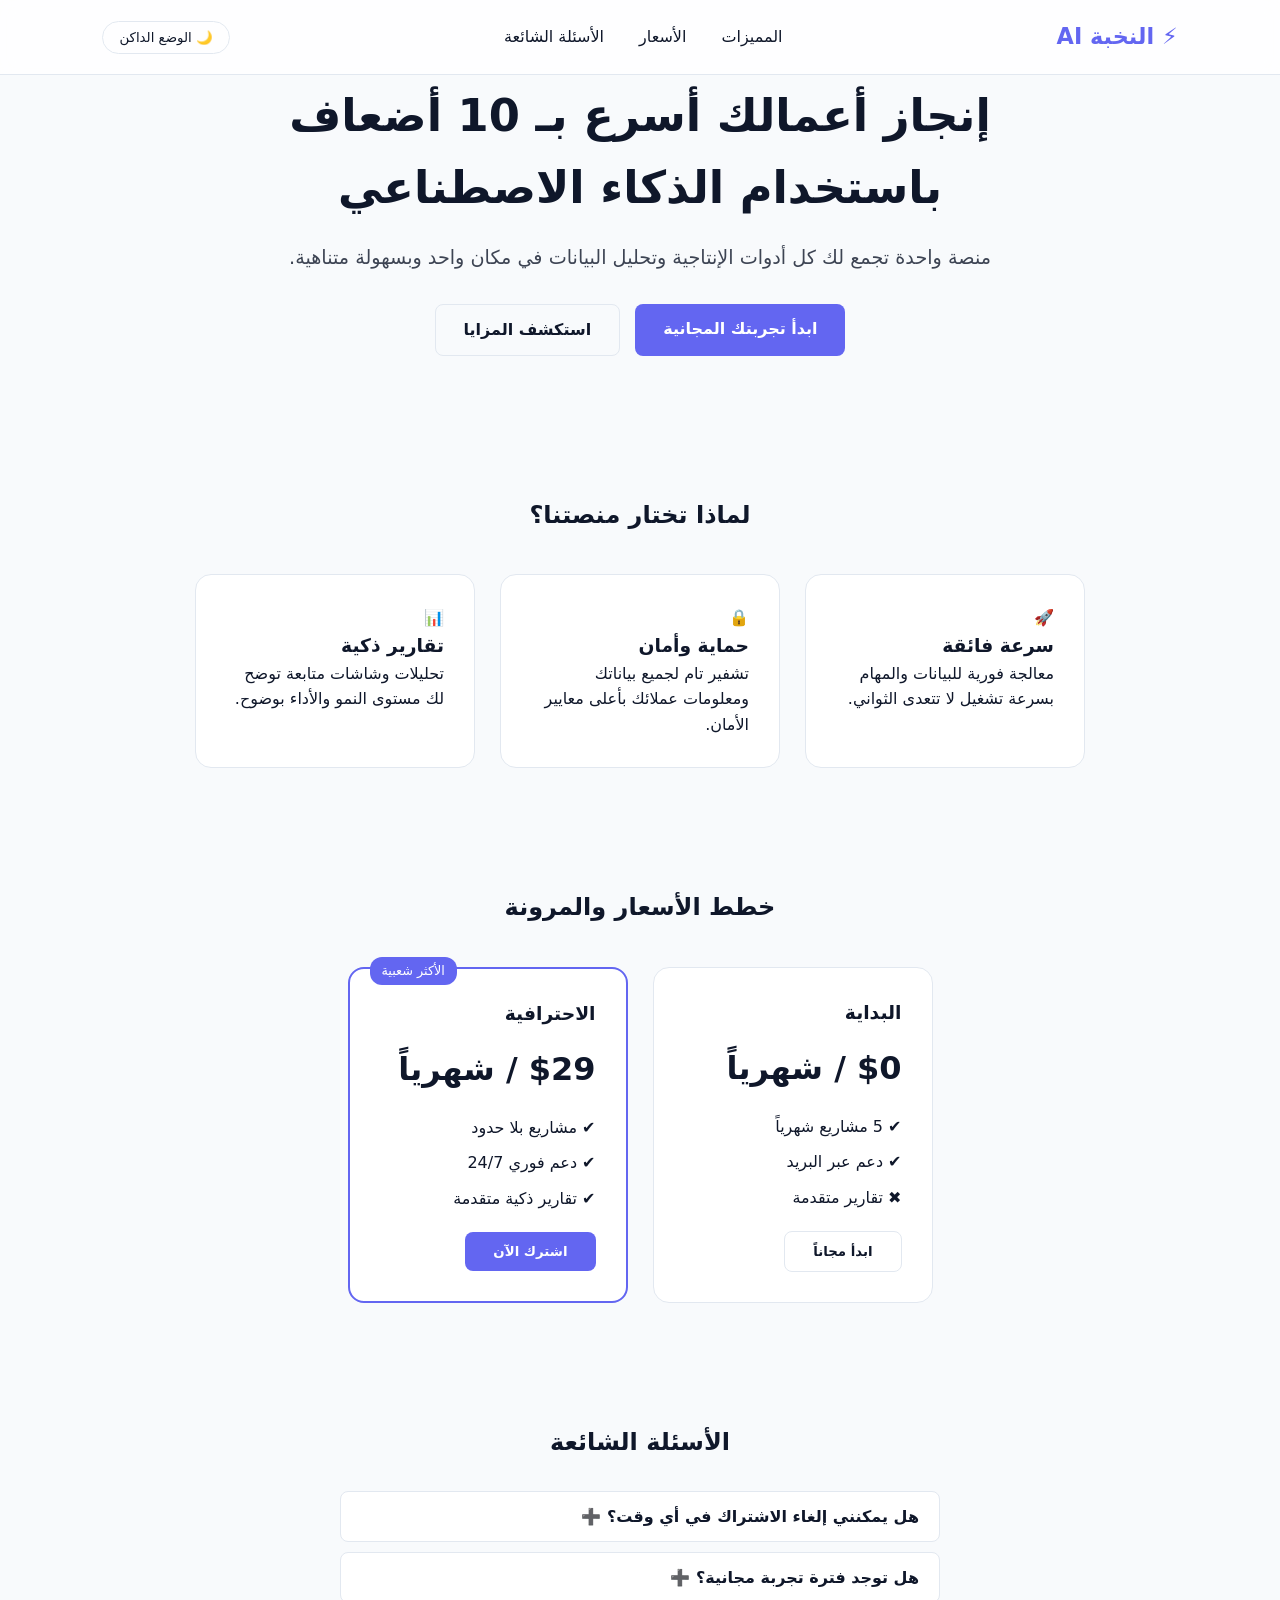
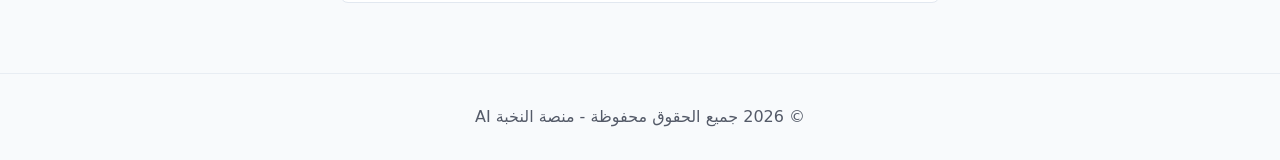
<file: PROJECT2/index.html>
<!DOCTYPE html>
<html lang="ar" dir="rtl">
<head>
    <meta charset="UTF-8">
    <meta name="viewport" content="width=device-width, initial-scale=1.0">
    <title>منصة النخبة - للذكاء الاصطناعي</title>
    <link rel="stylesheet" href="style.css">
</head>
<body>

    <!-- 1️⃣ الهيدر وقائمة التنقل -->
    <header class="navbar">
        <div class="logo">⚡ النخبة AI</div>
        <nav>
            <a href="#features">المميزات</a>
            <a href="#pricing">الأسعار</a>
            <a href="#faq">الأسئلة الشائعة</a>
        </nav>
        <!-- زر تحويل الوضع المظلم/الفاتح -->
        <button id="themeToggle" class="theme-btn">🌙 الوضع الداكن</button>
    </header>

    <!-- 2️⃣ قسم الهيرو (Hero Section) -->
    <section class="hero">
        <div class="hero-content">
            <h1>إنجاز أعمالك أسرع بـ 10 أضعاف باستخدام الذكاء الاصطناعي</h1>
            <p>منصة واحدة تجمع لك كل أدوات الإنتاجية وتحليل البيانات في مكان واحد وبسهولة متناهية.</p>
            <div class="hero-btns">
                <a href="#pricing" class="btn btn-primary">ابدأ تجربتك المجانية</a>
                <a href="#features" class="btn btn-secondary">استكشف المزايا</a>
            </div>
        </div>
    </section>

    <!-- 3️⃣ قسم المميزات (Features) -->
    <section id="features" class="features">
        <h2>لماذا تختار منصتنا؟</h2>
        <div class="features-grid">
            <div class="feature-card">
                <div class="icon">🚀</div>
                <h3>سرعة فائقة</h3>
                <p>معالجة فورية للبيانات والمهام بسرعة تشغيل لا تتعدى الثواني.</p>
            </div>
            <div class="feature-card">
                <div class="icon">🔒</div>
                <h3>حماية وأمان</h3>
                <p>تشفير تام لجميع بياناتك ومعلومات عملائك بأعلى معايير الأمان.</p>
            </div>
            <div class="feature-card">
                <div class="icon">📊</div>
                <h3>تقارير ذكية</h3>
                <p>تحليلات وشاشات متابعة توضح لك مستوى النمو والأداء بوضوح.</p>
            </div>
        </div>
    </section>

    <!-- 4️⃣ قسم الأسعار (Pricing Cards) -->
    <section id="pricing" class="pricing">
        <h2>خطط الأسعار والمرونة</h2>
        <div class="pricing-grid">
            
            <!-- الخطة المجانية -->
            <div class="price-card">
                <h3>البداية</h3>
                <div class="price">$0 <span>/ شهرياً</span></div>
                <ul>
                    <li>✔ 5 مشاريع شهرياً</li>
                    <li>✔ دعم عبر البريد</li>
                    <li>✖ تقارير متقدمة</li>
                </ul>
                <button class="btn btn-outline">ابدأ مجاناً</button>
            </div>

            <!-- الخطة الاحترافية (مميزة) -->
            <div class="price-card popular">
                <div class="badge">الأكثر شعبية</div>
                <h3>الاحترافية</h3>
                <div class="price">$29 <span>/ شهرياً</span></div>
                <ul>
                    <li>✔ مشاريع بلا حدود</li>
                    <li>✔ دعم فوري 24/7</li>
                    <li>✔ تقارير ذكية متقدمة</li>
                </ul>
                <button class="btn btn-primary">اشترك الآن</button>
            </div>

        </div>
    </section>

    <!-- 5️⃣ قسم الأسئلة الشائعة (FAQ Accordion) -->
    <section id="faq" class="faq">
        <h2>الأسئلة الشائعة</h2>
        <div class="faq-container">
            <div class="faq-item">
                <button class="faq-question">هل يمكنني إلغاء الاشتراك في أي وقت؟ ➕</button>
                <div class="faq-answer">
                    <p>نعم، يمكنك إلغاء اشتراكك بسهولة من إعدادات حسابك دون أي رسوم إضافية.</p>
                </div>
            </div>
            <div class="faq-item">
                <button class="faq-question">هل توجد فترة تجربة مجانية؟ ➕</button>
                <div class="faq-answer">
                    <p>بالتأكيد! نوفر خطة مجانية بالكامل لتجربة الأدوات المتاحة قبل الترقية.</p>
                </div>
            </div>
        </div>
    </section>

    <!-- 6️⃣ الفوتر -->
    <footer>
        <p>© 2026 جميع الحقوق محفوظة - منصة النخبة AI</p>
    </footer>

    <!-- ربط ملف الـ JavaScript -->
    <script src="script.js"></script>
</body>
</html>
</file>
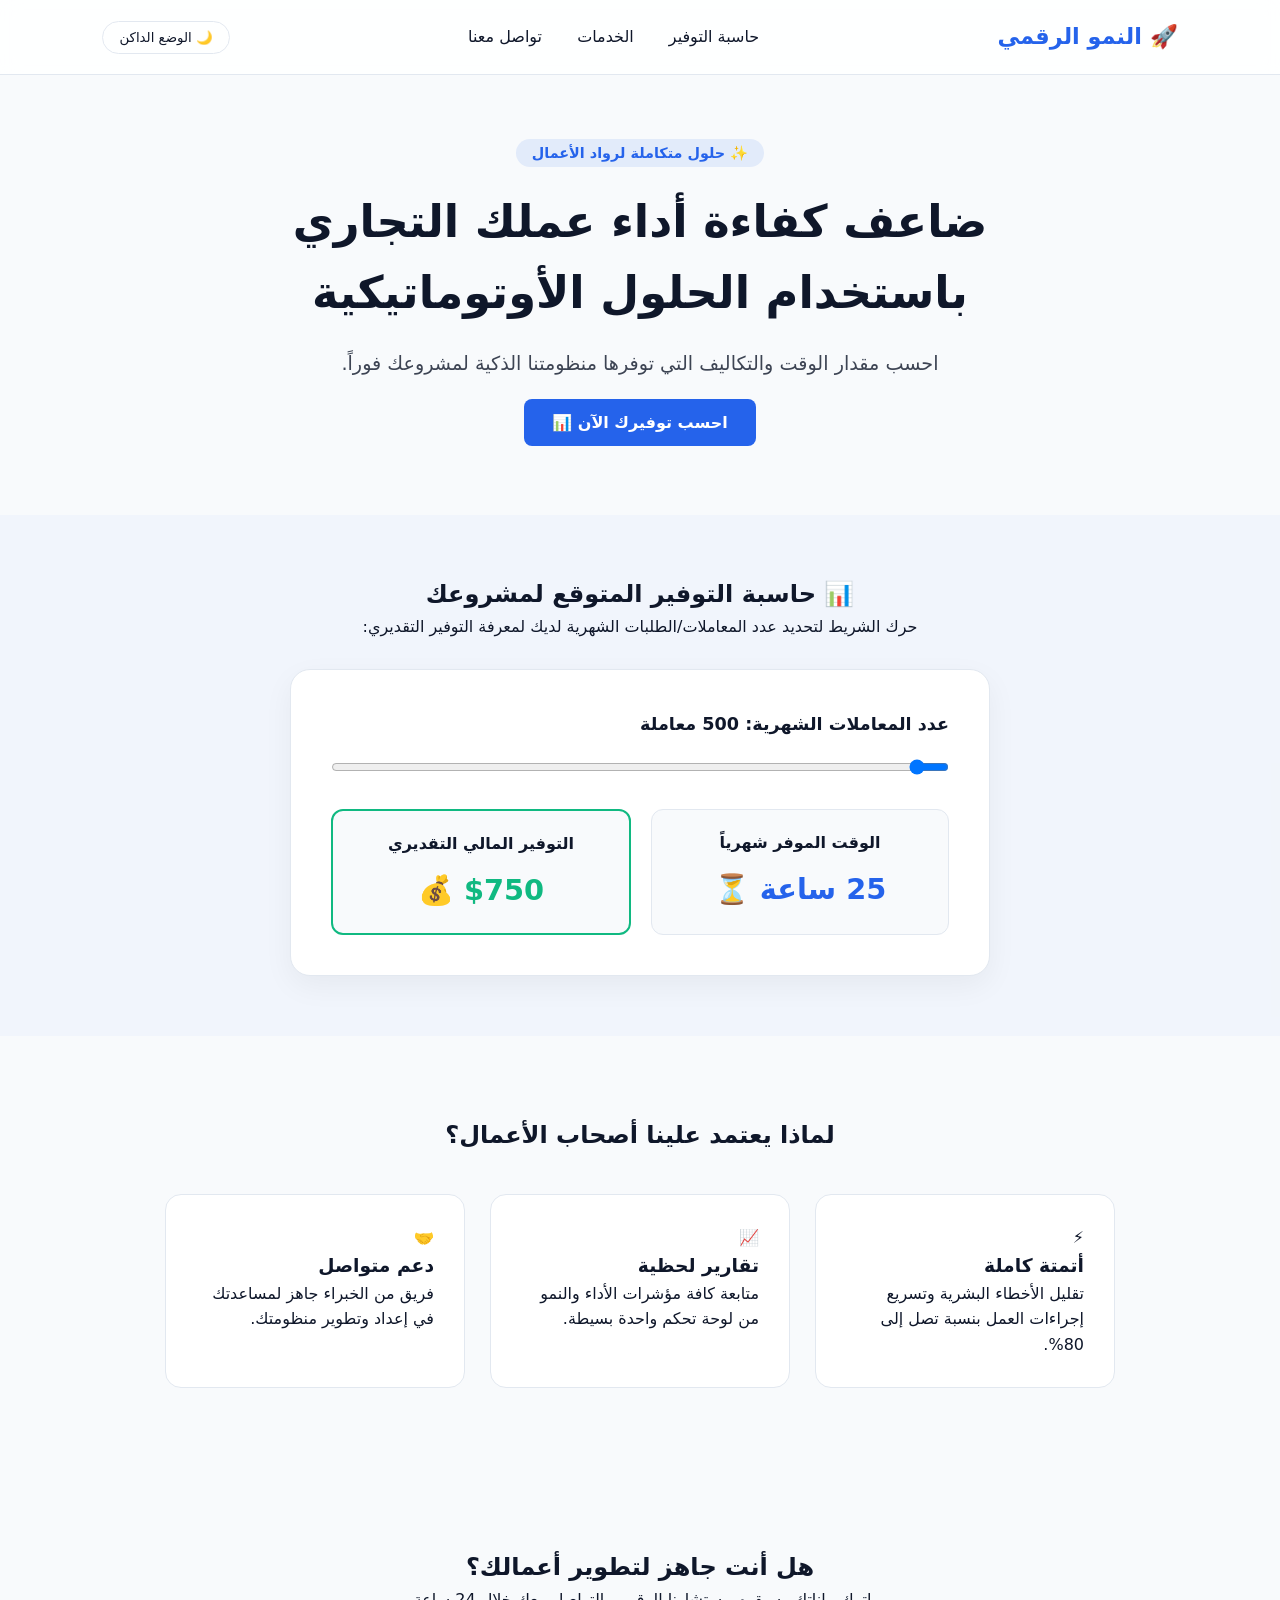
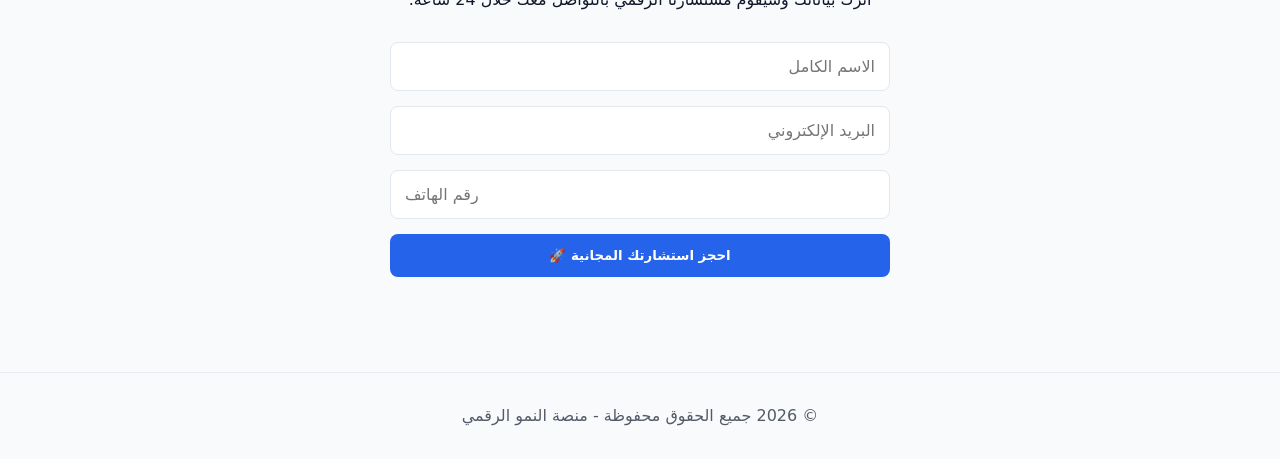
<file: PROJECT3/index.html>
<!DOCTYPE html>
<html lang="ar" dir="rtl">
<head>
    <meta charset="UTF-8">
    <meta name="viewport" content="width=device-width, initial-scale=1.0">
    <title>منصة النمو الرقمي - حاسبة الأرباح والحلول الذكية</title>
    <link rel="stylesheet" href="style.css">
</head>
<body>

    <!-- 1️⃣ شريط التنقل (Header) -->
    <header class="navbar">
        <div class="logo">🚀 النمو الرقمي</div>
        <nav>
            <a href="#calculator">حاسبة التوفير</a>
            <a href="#features">الخدمات</a>
            <a href="#contact">تواصل معنا</a>
        </nav>
        <button id="themeToggle" class="theme-btn">🌙 الوضع الداكن</button>
    </header>

    <!-- 2️⃣ قسم الهيرو (Hero Section) -->
    <section class="hero">
        <div class="hero-content">
            <span class="badge-hero">✨ حلول متكاملة لرواد الأعمال</span>
            <h1>ضاعف كفاءة أداء عملك التجاري باستخدام الحلول الأوتوماتيكية</h1>
            <p>احسب مقدار الوقت والتكاليف التي توفرها منظومتنا الذكية لمشروعك فوراً.</p>
            <a href="#calculator" class="btn btn-primary">احسب توفيرك الآن 📊</a>
        </div>
    </section>

    <!-- 3️⃣ قسم الحاسبة التفاعلية (Interactive Calculator) -->
    <section id="calculator" class="calculator-section">
        <h2>📊 حاسبة التوفير المتوقع لمشروعك</h2>
        <p class="section-desc">حرك الشريط لتحديد عدد المعاملات/الطلبات الشهرية لديك لمعرفة التوفير التقديري:</p>

        <div class="calculator-card">
            <div class="slider-group">
                <label for="ordersSlider">عدد المعاملات الشهرية: <span id="ordersValue">500</span> معاملة</label>
                <input type="range" id="ordersSlider" min="100" max="10000" step="100" value="500">
            </div>

            <div class="calc-results">
                <div class="result-box">
                    <h4>الوقت الموفر شهرياً</h4>
                    <p class="result-number"><span id="hoursSaved">25</span> ساعة ⏳</p>
                </div>
                <div class="result-box highlight">
                    <h4>التوفير المالي التقديري</h4>
                    <p class="result-number">$<span id="moneySaved">750</span> 💰</p>
                </div>
            </div>
        </div>
    </section>

    <!-- 4️⃣ قسم المميزات (Features) -->
    <section id="features" class="features">
        <h2>لماذا يعتمد علينا أصحاب الأعمال؟</h2>
        <div class="features-grid">
            <div class="feature-card">
                <div class="icon">⚡</div>
                <h3>أتمتة كاملة</h3>
                <p>تقليل الأخطاء البشرية وتسريع إجراءات العمل بنسبة تصل إلى 80%.</p>
            </div>
            <div class="feature-card">
                <div class="icon">📈</div>
                <h3>تقارير لحظية</h3>
                <p>متابعة كافة مؤشرات الأداء والنمو من لوحة تحكم واحدة بسيطة.</p>
            </div>
            <div class="feature-card">
                <div class="icon">🤝</div>
                <h3>دعم متواصل</h3>
                <p>فريق من الخبراء جاهز لمساعدتك في إعداد وتطوير منظومتك.</p>
            </div>
        </div>
    </section>

    <!-- 5️⃣ قسم التواصل والتسجيل (Contact Form) -->
    <section id="contact" class="contact-section">
        <h2>هل أنت جاهز لتطوير أعمالك؟</h2>
        <p>اترك بياناتك وسيقوم مستشارنا الرقمي بالتواصل معك خلال 24 ساعة.</p>
        
        <form id="leadForm" class="contact-form">
            <input type="text" id="userName" placeholder="الاسم الكامل" required>
            <input type="email" id="userEmail" placeholder="البريد الإلكتروني" required>
            <input type="tel" id="userPhone" placeholder="رقم الهاتف" required>
            <button type="submit" class="btn btn-primary btn-block">احجز استشارتك المجانية 🚀</button>
        </form>
        <p id="formStatus" class="form-status"></p>
    </section>

    <!-- 6️⃣ الفوتر -->
    <footer>
        <p>© 2026 جميع الحقوق محفوظة - منصة النمو الرقمي</p>
    </footer>

    <!-- ربط ملف الـ JavaScript -->
    <script src="script.js"></script>
</body>
</html>
</file>
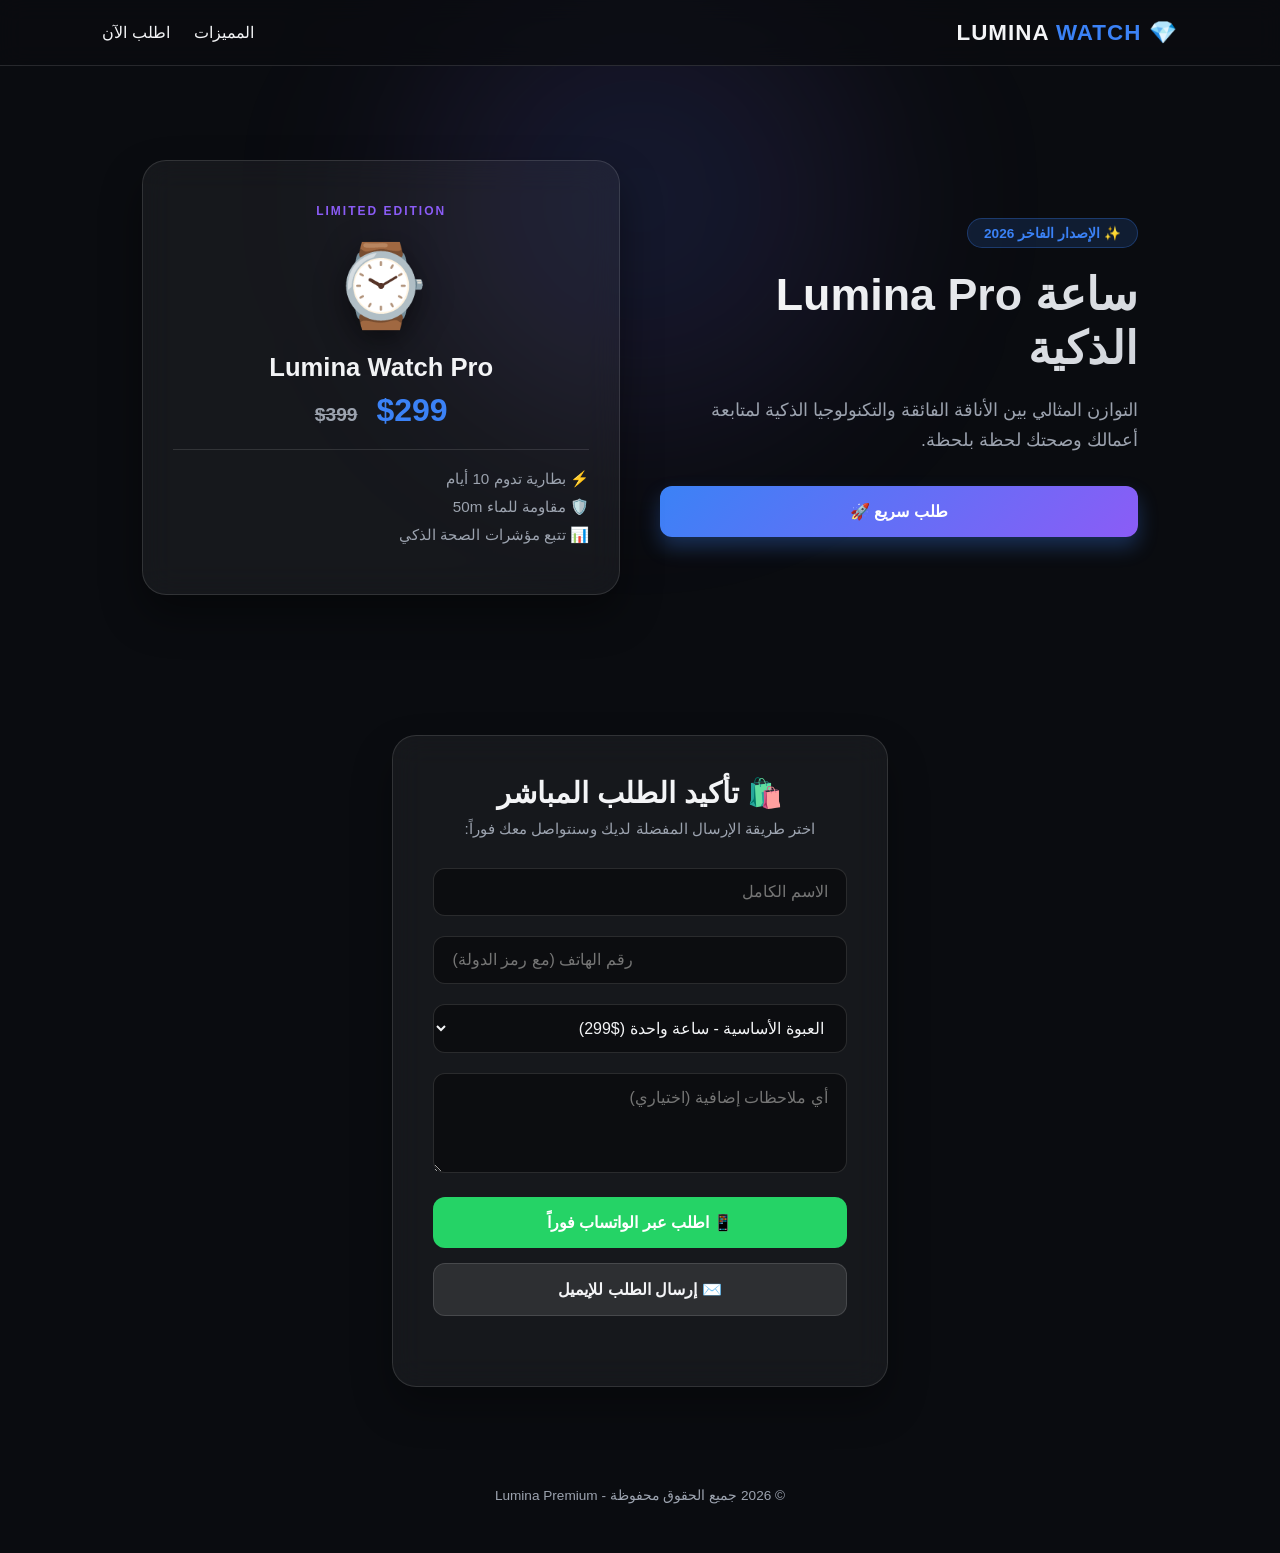
<file: PROJECT4/index.html>
<!DOCTYPE html>
<html lang="ar" dir="rtl">
<head>
    <meta charset="UTF-8">
    <meta name="viewport" content="width=device-width, initial-scale=1.0">
    <title>منتج الساعات الذكية - التجربة الفاخرة</title>
    <link rel="stylesheet" href="style.css">
</head>
<body>

    <!-- خلفية إضاءات عصرية (Glow Background) -->
    <div class="glow-bg"></div>

    <!-- 1️⃣ الهيدر الشفاف -->
    <header class="navbar">
        <div class="logo">💎 LUMINA <span>WATCH</span></div>
        <nav>
            <a href="#features">المميزات</a>
            <a href="#order">اطلب الآن</a>
        </nav>
    </header>

    <!-- 2️⃣ الهيرو مع تأثير الكارت الـ 3D -->
    <section class="hero">
        <div class="hero-text">
            <span class="badge">✨ الإصدار الفاخر 2026</span>
            <h1>ساعة Lumina Pro الذكية</h1>
            <p>التوازن المثالي بين الأناقة الفائقة والتكنولوجيا الذكية لمتابعة أعمالك وصحتك لحظة بلحظة.</p>
            <div class="hero-btns">
                <a href="#order" class="btn btn-glow">طلب سريع 🚀</a>
            </div>
        </div>

        <!-- 3D Card Interactive Visual -->
        <div class="product-card-3d" id="productCard">
            <div class="card-glass">
                <span class="card-tag">LIMITED EDITION</span>
                <div class="product-emoji">⌚</div>
                <h3>Lumina Watch Pro</h3>
                <p class="price">$299 <span class="old-price">$399</span></p>
                <ul class="specs">
                    <li>⚡ بطارية تدوم 10 أيام</li>
                    <li>🛡️ مقاومة للماء 50m</li>
                    <li>📊 تتبع مؤشرات الصحة الذكي</li>
                </ul>
            </div>
        </div>
    </section>

    <!-- 3️⃣ نموذج الطلب المزدوج (واتساب + إيميل) -->
    <section id="order" class="order-section">
        <div class="form-card-glass">
            <h2>🛍️ تأكيد الطلب المباشر</h2>
            <p>اختر طريقة الإرسال المفضلة لديك وسنتواصل معك فوراً:</p>

            <!-- 
                إرسال للإيميل عن طريق Formspree:
                استبدل YOUR_FORMSPREE_ID بـ ID حسابك على Formspree لما تعمل حساب مجاني
            -->
            <form id="checkoutForm" action="https://formspree.io/f/xeeylylr" method="POST">
                <div class="input-group">
                    <input type="text" id="custName" name="name" placeholder="الاسم الكامل" required>
                </div>
                <div class="input-group">
                    <input type="tel" id="custPhone" name="phone" placeholder="رقم الهاتف (مع رمز الدولة)" required>
                </div>
                <div class="input-group">
                    <select id="productPackage" name="package">
                        <option value="العبوة الأساسية ($299)">العبوة الأساسية - ساعة واحدة ($299)</option>
                        <option value="العرض الذهبي ($499)">العرض الذهبي - ساعتين + خصم ($499)</option>
                    </select>
                </div>
                <div class="input-group">
                    <textarea id="custNotes" name="notes" placeholder="أي ملاحظات إضافية (اختياري)"></textarea>
                </div>

                <!-- أزرار الإرسال المتعددة -->
                <div class="action-buttons">
                    <!-- 1. إرسال عبر الواتساب مباشرة -->
                    <button type="button" id="whatsappBtn" class="btn btn-whatsapp">
                        📱 اطلب عبر الواتساب فوراً
                    </button>
                    
                    <!-- 2. إرسال عبر الإيميل -->
                    <button type="submit" id="emailBtn" class="btn btn-email">
                        ✉️ إرسال الطلب للإيميل
                    </button>
                </div>
            </form>
            
            <p id="formStatus" class="form-status"></p>
        </div>
    </section>

    <footer>
        <p>© 2026 جميع الحقوق محفوظة - Lumina Premium</p>
    </footer>

    <script src="script.js"></script>
</body>
</html>
</file>
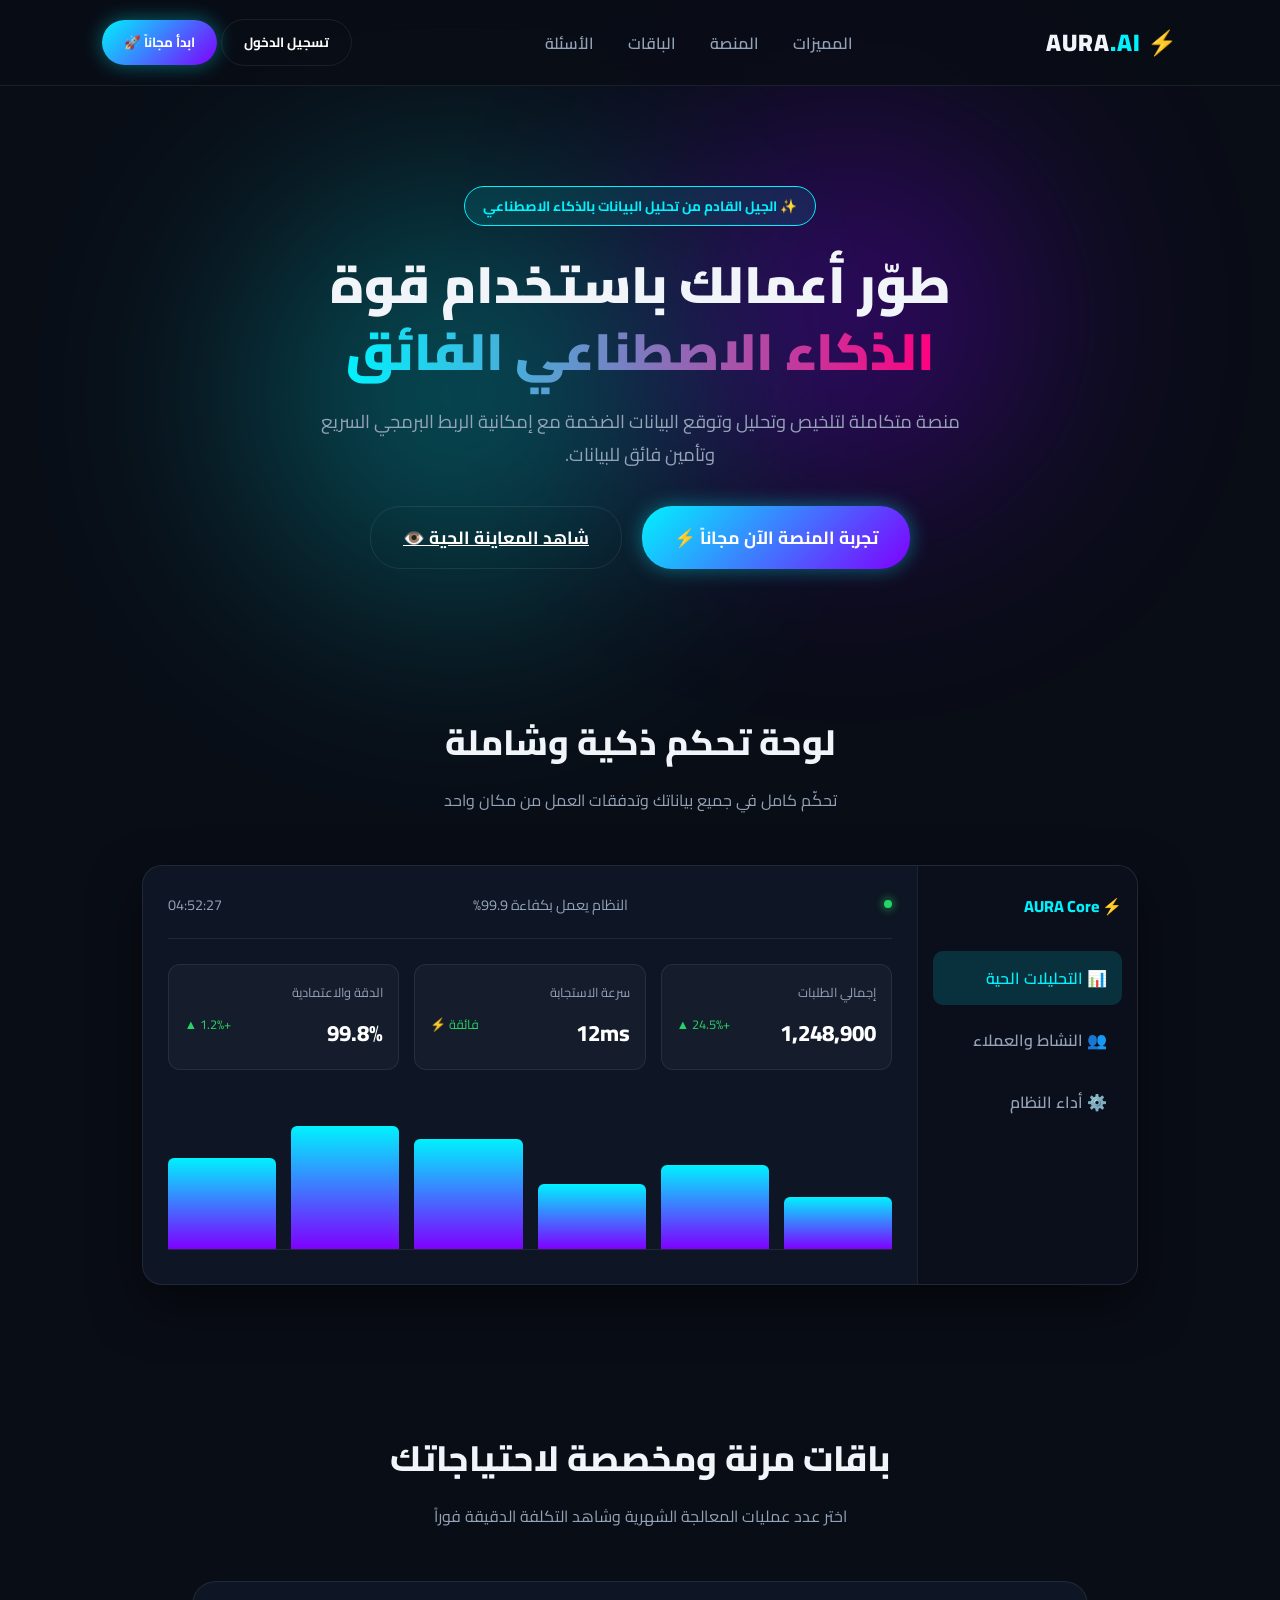
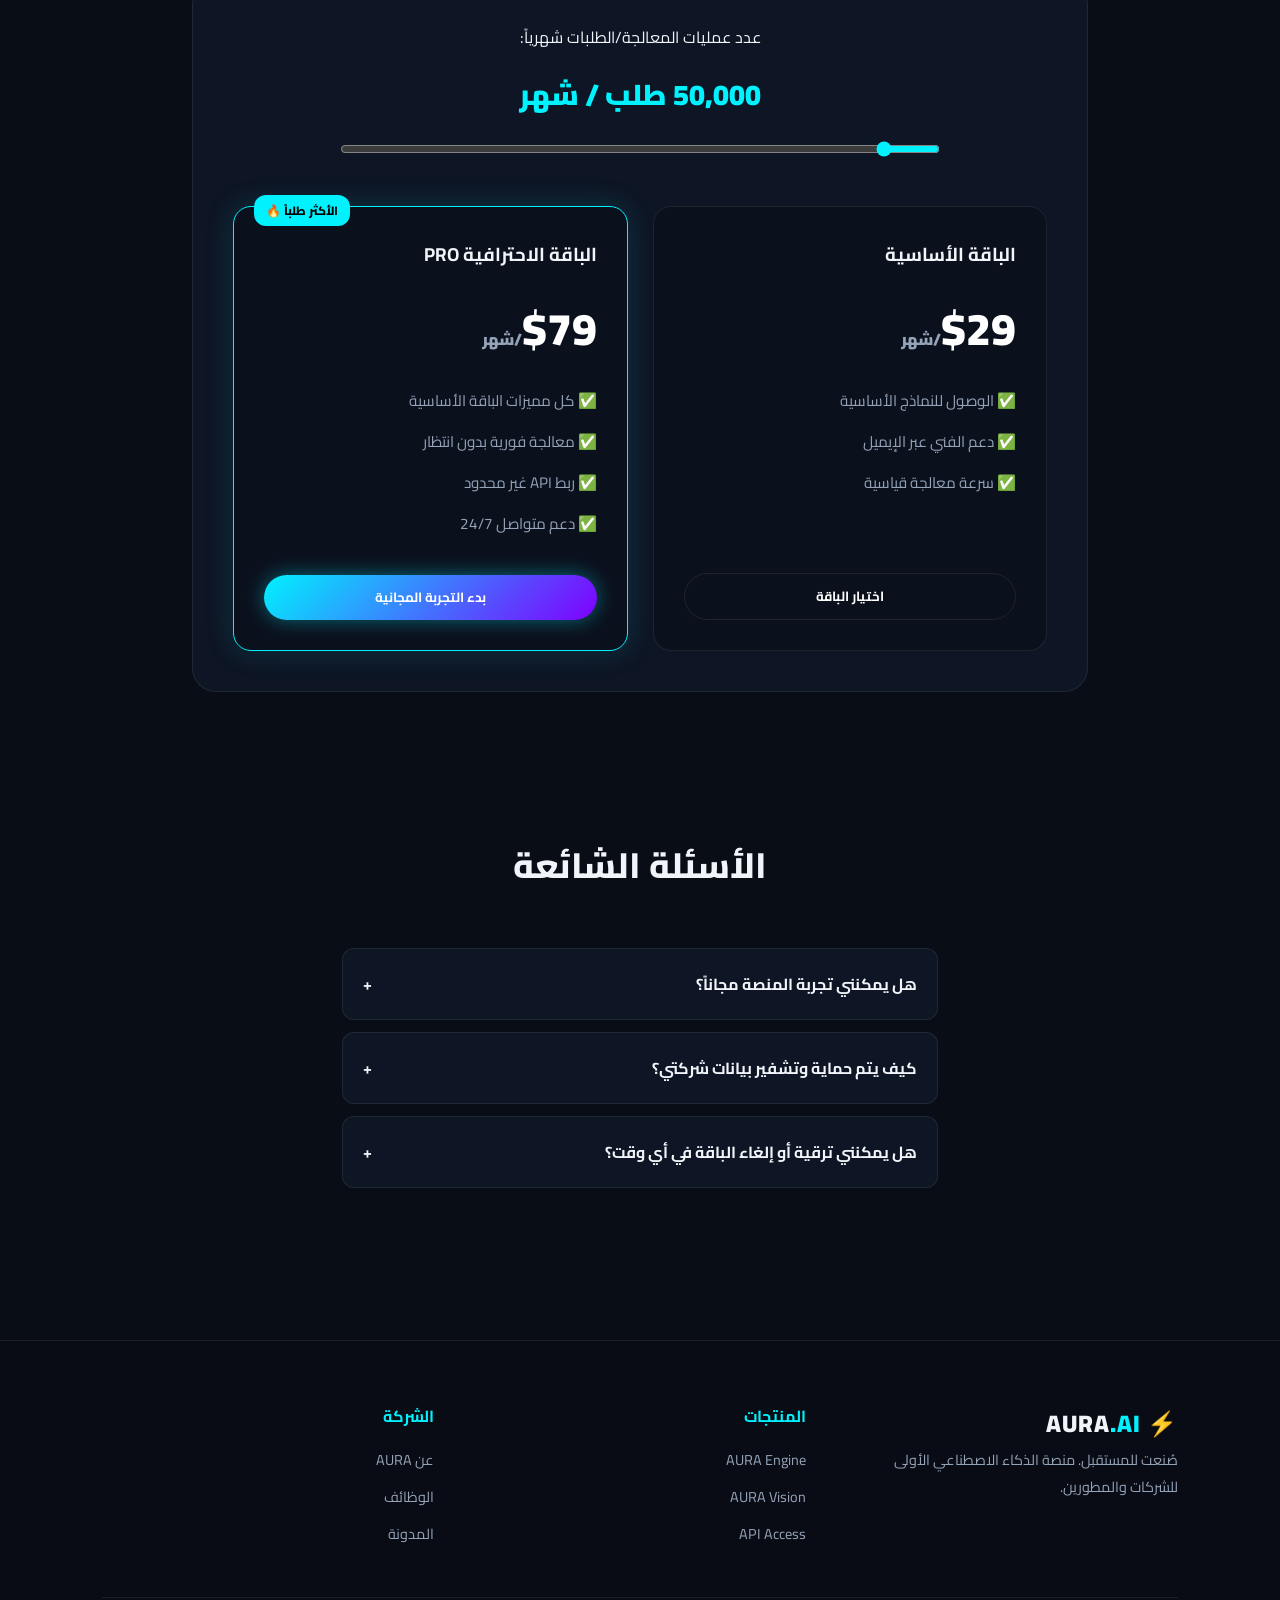
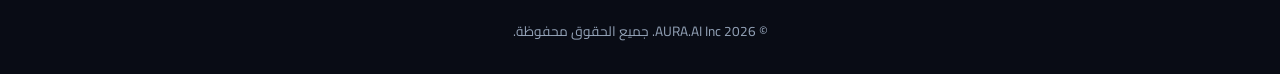
<file: PROJECT6/index.html>
<!DOCTYPE html>
<html lang="ar" dir="rtl">
<head>
    <meta charset="UTF-8">
    <meta name="viewport" content="width=device-width, initial-scale=1.0">
    <title>AURA AI - منصة الذكاء الاصطناعي المستقبلية</title>
    <link rel="stylesheet" href="style.css">
    <!-- استدعاء خط معاصر من Google Fonts -->
    <link href="https://fonts.googleapis.com/css2?family=Cairo:wght@400;600;700;900&display=swap" rel="stylesheet">
</head>
<body>

    <!-- حاوية الإشعارات المنبثقة (Toast Container) -->
    <div id="toastContainer" class="toast-container"></div>

    <!-- 1️⃣ الهيدر المستقبلي مع تأثير الـ Glassmorphism -->
    <header class="navbar">
        <div class="logo">
            <span class="logo-icon">⚡</span> AURA<span class="highlight">.AI</span>
        </div>
        <nav class="nav-links">
            <a href="#features">المميزات</a>
            <a href="#dashboard">المنصة</a>
            <a href="#pricing">الباقات</a>
            <a href="#faq">الأسئلة</a>
        </nav>
        <div class="nav-actions">
            <button class="btn btn-outline" id="loginBtn">تسجيل الدخول</button>
            <button class="btn btn-glow" id="startFreeBtn">ابدأ مجاناً 🚀</button>
        </div>
    </header>

    <!-- 2️⃣ قسم الهيرو مع تدرجات نيون متحركة -->
    <section class="hero">
        <div class="glow-sphere glow-1"></div>
        <div class="glow-sphere glow-2"></div>
        
        <div class="hero-content">
            <div class="cyber-badge">✨ الجيل القادم من تحليل البيانات بالذكاء الاصطناعي</div>
            <h1>طوّر أعمالك باستخدام قوة <br><span class="gradient-text">الذكاء الاصطناعي الفائق</span></h1>
            <p>منصة متكاملة لتلخيص وتحليل وتوقع البيانات الضخمة مع إمكانية الربط البرمجي السريع وتأمين فائق للبيانات.</p>
            
            <div class="hero-buttons">
                <button class="btn btn-glow btn-lg" id="heroStartBtn">تجربة المنصة الآن مجاناً ⚡</button>
                <a href="#dashboard" class="btn btn-outline btn-lg">شاهد المعاينة الحية 👁️</a>
            </div>
        </div>
    </section>

    <!-- 3️⃣ قسم معاينة الداشبورد التفاعلي (Interactive Dashboard Preview) -->
    <section id="dashboard" class="dashboard-section">
        <div class="section-header">
            <h2>لوحة تحكم ذكية وشاملة</h2>
            <p>تحكّم كامل في جميع بياناتك وتدفقات العمل من مكان واحد</p>
        </div>

        <div class="dashboard-mockup">
            <!-- الشريط الجانبي الوهمي -->
            <div class="dash-sidebar">
                <div class="dash-brand">⚡ AURA Core</div>
                <div class="dash-menu">
                    <div class="dash-item active" data-tab="analytics">📊 التحليلات الحية</div>
                    <div class="dash-item" data-tab="users">👥 النشاط والعملاء</div>
                    <div class="dash-item" data-tab="settings">⚙️ أداء النظام</div>
                </div>
            </div>

            <!-- محتوى لوحة التحكم التفاعلي -->
            <div class="dash-content">
                <div class="dash-top-bar">
                    <span class="status-dot"></span> النظام يعمل بكفاءة 99.9%
                    <span class="live-clock" id="liveClock">00:00:00</span>
                </div>

                <div class="dash-tab-panel active" id="tab-analytics">
                    <div class="dash-cards-grid">
                        <div class="stat-card">
                            <span class="stat-title">إجمالي الطلبات</span>
                            <span class="stat-value">1,248,900</span>
                            <span class="stat-change positive">+24.5% ▲</span>
                        </div>
                        <div class="stat-card">
                            <span class="stat-title">سرعة الاستجابة</span>
                            <span class="stat-value">12ms</span>
                            <span class="stat-change positive">فائقة ⚡</span>
                        </div>
                        <div class="stat-card">
                            <span class="stat-title">الدقة والاعتمادية</span>
                            <span class="stat-value">99.8%</span>
                            <span class="stat-change positive">+1.2% ▲</span>
                        </div>
                    </div>
                    <!-- رسم بياني بصري تفاعلي بالـ CSS -->
                    <div class="visual-chart">
                        <div class="chart-bar" style="--height: 40%" data-val="40k"></div>
                        <div class="chart-bar" style="--height: 65%" data-val="65k"></div>
                        <div class="chart-bar" style="--height: 50%" data-val="50k"></div>
                        <div class="chart-bar" style="--height: 85%" data-val="85k"></div>
                        <div class="chart-bar" style="--height: 95%" data-val="95k"></div>
                        <div class="chart-bar" style="--height: 70%" data-val="70k"></div>
                    </div>
                </div>

                <div class="dash-tab-panel" id="tab-users">
                    <div class="user-list">
                        <div class="user-row"><span>👤 أحمد المالكي</span><span>نشط الآن</span><span class="badge-tag">Pro</span></div>
                        <div class="user-row"><span>👤 سارة الغامدي</span><span>قبل 3 دقائق</span><span class="badge-tag">Enterprise</span></div>
                        <div class="user-row"><span>👤 خالد الدوسري</span><span>قبل 12 دقيقة</span><span class="badge-tag">Basic</span></div>
                    </div>
                </div>

                <div class="dash-tab-panel" id="tab-settings">
                    <div class="system-status">
                        <p>🔒 تشفير البيانات: <strong>AES-256 Bit (مميّز)</strong></p>
                        <p>🌐 خوادم التوزيع: <strong>تغطية عالمية (12 المركز)</strong></p>
                        <p>⚡ استهلاك المعالج: <strong>14%</strong></p>
                    </div>
                </div>
            </div>
        </div>
    </section>

    <!-- 4️⃣ حاسبة الباقات التفاعلية (Interactive Pricing Calculator) -->
    <section id="pricing" class="pricing-section">
        <div class="section-header">
            <h2>باقات مرنة ومخصصة لاحتياجاتك</h2>
            <p>اختر عدد عمليات المعالجة الشهرية وشاهد التكلفة الدقيقة فوراً</p>
        </div>

        <div class="pricing-calculator">
            <div class="slider-container">
                <label for="calcSlider">عدد عمليات المعالجة/الطلبات شهرياً:</label>
                <div class="slider-val-display"><span id="requestsDisplay">50,000</span> طلب / شهر</div>
                <input type="range" id="calcSlider" min="10000" max="500000" step="10000" value="50000">
            </div>

            <div class="pricing-cards">
                <div class="price-card">
                    <h3>الباقة الأساسية</h3>
                    <p class="price-amount" id="starterPrice">$29<span>/شهر</span></p>
                    <ul class="price-features">
                        <li>✅ الوصول للنماذج الأساسية</li>
                        <li>✅ دعم الفني عبر الإيميل</li>
                        <li>✅ سرعة معالجة قياسية</li>
                    </ul>
                    <button class="btn btn-outline select-plan-btn" data-plan="الأساسية">اختيار الباقة</button>
                </div>

                <div class="price-card popular">
                    <div class="pop-badge">الأكثر طلباً 🔥</div>
                    <h3>الباقة الاحترافية PRO</h3>
                    <p class="price-amount" id="proPrice">$79<span>/شهر</span></p>
                    <ul class="price-features">
                        <li>✅ كل مميزات الباقة الأساسية</li>
                        <li>✅ معالجة فورية بدون انتظار</li>
                        <li>✅ ربط API غير محدود</li>
                        <li>✅ دعم متواصل 24/7</li>
                    </ul>
                    <button class="btn btn-glow select-plan-btn" data-plan="الاحترافية PRO">بدء التجربة المجانية</button>
                </div>
            </div>
        </div>
    </section>

    <!-- 5️⃣ قسم الأسئلة الشائعة المطوي (Interactive FAQ Accordion) -->
    <section id="faq" class="faq-section">
        <div class="section-header">
            <h2>الأسئلة الشائعة</h2>
        </div>

        <div class="faq-container">
            <div class="faq-item">
                <div class="faq-question">هل يمكنني تجربة المنصة مجاناً؟ <span>+</span></div>
                <div class="faq-answer">نعم! نوفر تجربة مجانية كاملة لمدة 14 يوماً بدون الحاجة لإدخال بيانات البطاقة الائتمانية.</div>
            </div>
            <div class="faq-item">
                <div class="faq-question">كيف يتم حماية وتشفير بيانات شركتي؟ <span>+</span></div>
                <div class="faq-answer">نعتمد أفضل معايير الأمان العالمية بتشفير AES-256، ولا يتم استخدام بياناتك أبداً لتدريب أي نماذج عامة.</div>
            </div>
            <div class="faq-item">
                <div class="faq-question">هل يمكنني ترقية أو إلغاء الباقة في أي وقت؟ <span>+</span></div>
                <div class="faq-answer">بالتأكيد، يمكنك الترقية أو التخفيض أو إلغاء الاشتراك بنقرة واحدة من لوحة التحكم الخاصة بك.</div>
            </div>
        </div>
    </section>

    <!-- 6️⃣ الفووتر المستقبلي -->
    <footer class="cyber-footer">
        <div class="footer-grid">
            <div>
                <div class="logo">⚡ AURA<span class="highlight">.AI</span></div>
                <p>صُنعت للمستقبل. منصة الذكاء الاصطناعي الأولى للشركات والمطورين.</p>
            </div>
            <div>
                <h4>المنتجات</h4>
                <p>AURA Engine</p>
                <p>AURA Vision</p>
                <p>API Access</p>
            </div>
            <div>
                <h4>الشركة</h4>
                <p>عن AURA</p>
                <p>الوظائف</p>
                <p>المدونة</p>
            </div>
        </div>
        <div class="footer-copy">
            <p>© 2026 AURA.AI Inc. جميع الحقوق محفوظة.</p>
        </div>
    </footer>
    <!-- 7️⃣ نافذة تسجيل الدخول المنبثقة (Login Modal) -->
<div id="loginModal" class="modal-overlay">
    <div class="modal-card">
        <button class="close-modal" id="closeModalBtn">&times;</button>
        <div class="modal-header">
            <h3>تسجيل الدخول إلى <span class="highlight">AURA.AI</span></h3>
            <p>أدخل بياناتك للوصول إلى لوحة التحكم</p>
        </div>
        <form id="loginForm" onsubmit="return false;">
            <div class="input-group">
                <label>البريد الإلكتروني</label>
                <input type="email" placeholder="name@company.com" required>
            </div>
            <div class="input-group">
                <label>كلمة المرور</label>
                <input type="password" placeholder="••••••••" required>
            </div>
            <button type="submit" class="btn btn-glow btn-full">دخول 🚀</button>
        </form>
    </div>
</div>

    <script src="script.js"></script>
</body>
</html>
</file>
<file: PROJECT2/style.css>
/* 1️⃣ الإعدادات المتغيرة للألوان (دعم الوضع الفاتح والداكن) */
:root {
    --bg-color: #f8fafc;
    --text-color: #0f172a;
    --card-bg: #ffffff;
    --primary-color: #6366f1;
    --primary-hover: #4f46e5;
    --border-color: #e2e8f0;
    --nav-bg: rgba(255, 255, 255, 0.8);
}

/* الألوان عند تفعيل الوضع الداكن */
[data-theme="dark"] {
    --bg-color: #0f172a;
    --text-color: #f8fafc;
    --card-bg: #1e293b;
    --border-color: #334155;
    --nav-bg: rgba(15, 23, 42, 0.8);
}

/* 2️⃣ ضبط التنسيق العام */
* {
    margin: 0;
    padding: 0;
    box-sizing: border-box;
    font-family: system-ui, -apple-system, sans-serif;
    transition: background-color 0.3s, color 0.3s;
}

body {
    background-color: var(--bg-color);
    color: var(--text-color);
    line-height: 1.6;
}

/* 3️⃣ الهيدر وشريط التنقل */
.navbar {
    display: flex;
    justify-content: space-between;
    align-items: center;
    padding: 1.2rem 8%;
    background-color: var(--nav-bg);
    backdrop-filter: blur(10px);
    position: fixed; /* تم تغييرها إلى fixed لتكون ثابتة في أعلى الشاشة دائماً */
    top: 0;
    left: 0;
    right: 0;
    z-index: 1000;
    border-bottom: 1px solid var(--border-color);
}

/* إضافة مسافة أعلى قسم الهيرو حتى لا يختفي تحت الهيدر */
.hero {
    margin-top: 80px;
}

.logo {
    font-size: 1.4rem;
    font-weight: bold;
    color: var(--primary-color);
}

.navbar nav a {
    color: var(--text-color);
    text-decoration: none;
    margin: 0 15px;
    font-weight: 500;
}

.theme-btn {
    background: transparent;
    border: 1px solid var(--border-color);
    color: var(--text-color);
    padding: 8px 16px;
    border-radius: 20px;
    cursor: pointer;
}

/* 4️⃣ قسم الهيرو (Hero) */
.hero {
    text-align: center;
    padding: 80px 20px;
    max-width: 800px;
    margin: 0 auto;
}

.hero h1 {
    font-size: 2.8rem;
    margin-bottom: 20px;
}

.hero p {
    font-size: 1.2rem;
    opacity: 0.8;
    margin-bottom: 30px;
}

.hero-btns {
    display: flex;
    justify-content: center;
    gap: 15px;
}

.btn {
    padding: 12px 28px;
    border-radius: 8px;
    text-decoration: none;
    font-weight: bold;
    cursor: pointer;
    border: none;
}

.btn-primary {
    background-color: var(--primary-color);
    color: white;
}

.btn-primary:hover {
    background-color: var(--primary-hover);
}

.btn-secondary, .btn-outline {
    background-color: transparent;
    border: 1px solid var(--border-color);
    color: var(--text-color);
}

/* 5️⃣ المميزات والأسعار */
.features, .pricing, .faq {
    padding: 60px 8%;
    text-align: center;
}

.features-grid, .pricing-grid {
    display: flex;
    justify-content: center;
    gap: 25px;
    flex-wrap: wrap;
    margin-top: 40px;
}

.feature-card, .price-card {
    background-color: var(--card-bg);
    border: 1px solid var(--border-color);
    padding: 30px;
    border-radius: 16px;
    width: 280px;
    text-align: right;
}

.price-card.popular {
    border: 2px solid var(--primary-color);
    position: relative;
}

.badge {
    position: absolute;
    top: -12px;
    left: 20px;
    background: var(--primary-color);
    color: white;
    padding: 4px 12px;
    border-radius: 12px;
    font-size: 0.8rem;
}

.price {
    font-size: 2rem;
    font-weight: bold;
    margin: 15px 0;
}

.price-card ul {
    list-style: none;
    margin: 20px 0;
}

.price-card li {
    margin-bottom: 10px;
}

/* 6️⃣ الأسئلة الشائعة (Accordion) */
.faq-container {
    max-width: 600px;
    margin: 30px auto 0;
}

.faq-item {
    background-color: var(--card-bg);
    border: 1px solid var(--border-color);
    border-radius: 8px;
    margin-bottom: 10px;
    overflow: hidden;
}

.faq-question {
    width: 100%;
    padding: 15px 20px;
    text-align: right;
    background: none;
    border: none;
    color: var(--text-color);
    font-size: 1rem;
    font-weight: bold;
    cursor: pointer;
    display: flex;
    justify-content: space-between;
}

.faq-answer {
    padding: 0 20px 15px;
    display: none; /* مخفي افتراضياً لفتحه بـ JS */
    text-align: right;
    opacity: 0.8;
}

footer {
    text-align: center;
    padding: 30px;
    border-top: 1px solid var(--border-color);
    opacity: 0.7;
}
</file>
<file: PROJECT3/style.css>
/* 1️⃣ متغيرات الألوان للوضع الفاتح والداكن */
:root {
    --bg-color: #f8fafc;
    --text-color: #0f172a;
    --card-bg: #ffffff;
    --primary-color: #2563eb;
    --primary-hover: #1d4ed8;
    --accent-color: #10b981;
    --border-color: #e2e8f0;
    --nav-bg: rgba(255, 255, 255, 0.85);
}

[data-theme="dark"] {
    --bg-color: #0f172a;
    --text-color: #f8fafc;
    --card-bg: #1e293b;
    --border-color: #334155;
    --nav-bg: rgba(15, 23, 42, 0.85);
}

/* 2️⃣ الإعدادات العامة */
* {
    margin: 0;
    padding: 0;
    box-sizing: border-box;
    font-family: system-ui, -apple-system, sans-serif;
    transition: background-color 0.3s, color 0.3s;
}

body {
    background-color: var(--bg-color);
    color: var(--text-color);
    line-height: 1.6;
}

/* 3️⃣ الهيدر */
.navbar {
    display: flex;
    justify-content: space-between;
    align-items: center;
    padding: 1.2rem 8%;
    background-color: var(--nav-bg);
    backdrop-filter: blur(10px);
    position: fixed; /* تثبيت الهيدر في أعلى الشاشة */
    top: 0;
    left: 0;
    right: 0;
    z-index: 1000;
    border-bottom: 1px solid var(--border-color);
}

.hero {
    text-align: center;
    padding: 140px 20px 80px; /* المسافة العلوية لكي لا يختفي الكلام تحت الهيدر الثابت */
    max-width: 850px;
    margin: 0 auto;
}

.logo {
    font-size: 1.4rem;
    font-weight: bold;
    color: var(--primary-color);
}

.navbar nav a {
    color: var(--text-color);
    text-decoration: none;
    margin: 0 15px;
    font-weight: 500;
}

.theme-btn {
    background: transparent;
    border: 1px solid var(--border-color);
    color: var(--text-color);
    padding: 8px 16px;
    border-radius: 20px;
    cursor: pointer;
}

/* 4️⃣ الهيرو */
.hero {
    text-align: center;
    padding: 140px 20px 80px;
    max-width: 850px;
    margin: 0 auto;
}

.badge-hero {
    background: rgba(37, 99, 235, 0.1);
    color: var(--primary-color);
    padding: 6px 16px;
    border-radius: 20px;
    font-size: 0.9rem;
    font-weight: bold;
}

.hero h1 {
    font-size: 2.8rem;
    margin: 20px 0;
}

.hero p {
    font-size: 1.2rem;
    opacity: 0.8;
    margin-bottom: 30px;
}

/* 5️⃣ تصميم الحاسبة التفاعلية (Interactive Calculator) */
.calculator-section {
    padding: 60px 8%;
    text-align: center;
    background-color: rgba(37, 99, 235, 0.03);
}

.calculator-card {
    background-color: var(--card-bg);
    border: 1px solid var(--border-color);
    border-radius: 20px;
    padding: 40px;
    max-width: 700px;
    margin: 30px auto 0;
    box-shadow: 0 10px 30px rgba(0,0,0,0.05);
}

.slider-group {
    margin-bottom: 30px;
    text-align: right;
}

.slider-group label {
    font-size: 1.1rem;
    font-weight: bold;
    display: block;
    margin-bottom: 15px;
}

.slider-group input[type="range"] {
    width: 100%;
    height: 8px;
    border-radius: 5px;
    background: var(--border-color);
    outline: none;
    cursor: pointer;
}

.calc-results {
    display: flex;
    gap: 20px;
    margin-top: 20px;
}

.result-box {
    flex: 1;
    background: var(--bg-color);
    padding: 20px;
    border-radius: 12px;
    border: 1px solid var(--border-color);
}

.result-box.highlight {
    border: 2px solid var(--accent-color);
}

.result-number {
    font-size: 1.8rem;
    font-weight: bold;
    color: var(--primary-color);
    margin-top: 10px;
}

.result-box.highlight .result-number {
    color: var(--accent-color);
}

/* 6️⃣ المميزات واستمارة التواصل */
.features, .contact-section {
    padding: 80px 8%;
    text-align: center;
}

.features-grid {
    display: flex;
    justify-content: center;
    gap: 25px;
    flex-wrap: wrap;
    margin-top: 40px;
}

.feature-card {
    background-color: var(--card-bg);
    border: 1px solid var(--border-color);
    padding: 30px;
    border-radius: 16px;
    width: 300px;
    text-align: right;
}

.contact-form {
    max-width: 500px;
    margin: 30px auto 0;
    display: flex;
    flex-direction: column;
    gap: 15px;
}

.contact-form input {
    padding: 14px;
    border-radius: 8px;
    border: 1px solid var(--border-color);
    background: var(--card-bg);
    color: var(--text-color);
    font-size: 1rem;
}

.btn {
    padding: 14px 28px;
    border-radius: 8px;
    text-decoration: none;
    font-weight: bold;
    cursor: pointer;
    border: none;
}

.btn-primary {
    background-color: var(--primary-color);
    color: white;
}

.btn-primary:hover {
    background-color: var(--primary-hover);
}

.btn-block {
    width: 100%;
}

.form-status {
    margin-top: 15px;
    font-weight: bold;
    color: var(--accent-color);
}

footer {
    text-align: center;
    padding: 30px;
    border-top: 1px solid var(--border-color);
    opacity: 0.7;
}
</file>
<file: PROJECT4/style.css>
/* ----------------------------------------------------
   1️⃣ المتغيرات والألوان الأساسية (Modern Dark Glass)
   ---------------------------------------------------- */
:root {
    --bg-dark: #0a0c10;
    --card-bg: rgba(255, 255, 255, 0.05);
    --card-border: rgba(255, 255, 255, 0.12);
    --primary-glow: #3b82f6;
    --accent-glow: #8b5cf6;
    --whatsapp-green: #25d366;
    --whatsapp-hover: #1da851;
    --text-main: #f3f4f6;
    --text-muted: #9ca3af;
}

* {
    margin: 0;
    padding: 0;
    box-sizing: border-box;
    font-family: 'Segoe UI', Tahoma, Geneva, Verdana, sans-serif;
}

body {
    background-color: var(--bg-dark);
    color: var(--text-main);
    min-height: 100vh;
    overflow-x: hidden;
    position: relative;
    padding-bottom: 50px;
}

/* خلفية الإضاءات المتوهجة (Background Glow Effects) */
.glow-bg {
    position: fixed;
    top: -100px;
    left: 50%;
    transform: translateX(-50%);
    width: 600px;
    height: 600px;
    background: radial-gradient(circle, rgba(59, 130, 246, 0.15) 0%, rgba(139, 92, 246, 0.1) 40%, transparent 70%);
    filter: blur(80px);
    z-index: -1;
    pointer-events: none;
}

/* ----------------------------------------------------
   2️⃣ الهيدر الشفاف (Glass Navbar)
   ---------------------------------------------------- */
.navbar {
    display: flex;
    justify-content: space-between;
    align-items: center;
    padding: 1.2rem 8%;
    background: rgba(10, 12, 16, 0.7);
    backdrop-filter: blur(12px);
    position: fixed;
    top: 0;
    left: 0;
    right: 0;
    z-index: 1000;
    border-bottom: 1px solid var(--card-border);
}

.logo {
    font-size: 1.4rem;
    font-weight: 800;
    letter-spacing: 1px;
}

.logo span {
    color: var(--primary-glow);
}

.navbar nav a {
    color: var(--text-main);
    text-decoration: none;
    margin-right: 20px;
    font-weight: 500;
    transition: color 0.3s;
}

.navbar nav a:hover {
    color: var(--primary-glow);
}

/* ----------------------------------------------------
   3️⃣ الهيرو وكارت المنتج الـ 3D
   ---------------------------------------------------- */
.hero {
    display: flex;
    justify-content: space-between;
    align-items: center;
    padding: 160px 8% 80px;
    max-width: 1200px;
    margin: 0 auto;
    gap: 40px;
    flex-wrap: wrap;
}

.hero-text {
    flex: 1;
    min-width: 300px;
}

.badge {
    display: inline-block;
    padding: 6px 16px;
    background: rgba(59, 130, 246, 0.15);
    border: 1px solid rgba(59, 130, 246, 0.3);
    color: var(--primary-glow);
    border-radius: 20px;
    font-size: 0.85rem;
    font-weight: 600;
    margin-bottom: 20px;
}

.hero-text h1 {
    font-size: 2.8rem;
    line-height: 1.2;
    margin-bottom: 20px;
    background: linear-gradient(135deg, #ffffff 0%, #d1d5db 100%);
    -webkit-background-clip: text;
    -webkit-text-fill-color: transparent;
}

.hero-text p {
    color: var(--text-muted);
    font-size: 1.1rem;
    line-height: 1.7;
    margin-bottom: 30px;
}

/* كارت المنتج الزجاجي الـ 3D */
.product-card-3d {
    flex: 1;
    min-width: 300px;
    perspective: 1000px;
}

.card-glass {
    background: var(--card-bg);
    backdrop-filter: blur(16px);
    border: 1px solid var(--card-border);
    border-radius: 24px;
    padding: 40px 30px;
    text-align: center;
    box-shadow: 0 20px 40px rgba(0, 0, 0, 0.4);
    transition: transform 0.5s ease, box-shadow 0.5s ease;
    transform-style: preserve-3d;
}

.product-card-3d:hover .card-glass {
    transform: translateY(-10px) rotateX(4deg) rotateY(-4deg);
    box-shadow: 0 30px 60px rgba(59, 130, 246, 0.2);
    border-color: rgba(59, 130, 246, 0.4);
}

.card-tag {
    font-size: 0.75rem;
    letter-spacing: 2px;
    color: var(--accent-glow);
    font-weight: 700;
}

.product-emoji {
    font-size: 5rem;
    margin: 20px 0;
    filter: drop-shadow(0 10px 15px rgba(0,0,0,0.5));
}

.card-glass h3 {
    font-size: 1.6rem;
    margin-bottom: 10px;
}

.price {
    font-size: 2rem;
    font-weight: 800;
    color: var(--primary-glow);
    margin-bottom: 20px;
}

.old-price {
    font-size: 1.2rem;
    color: var(--text-muted);
    text-decoration: line-through;
    margin-right: 10px;
}

.specs {
    list-style: none;
    text-align: right;
    border-top: 1px solid var(--card-border);
    padding-top: 20px;
}

.specs li {
    margin-bottom: 10px;
    color: var(--text-muted);
    font-size: 0.95rem;
}

/* ----------------------------------------------------
   4️⃣ قسم استمارة الطلب (Order Section)
   ---------------------------------------------------- */
.order-section {
    padding: 60px 8%;
    max-width: 700px;
    margin: 0 auto;
}

.form-card-glass {
    background: var(--card-bg);
    backdrop-filter: blur(16px);
    border: 1px solid var(--card-border);
    border-radius: 24px;
    padding: 40px;
    box-shadow: 0 20px 40px rgba(0, 0, 0, 0.3);
}

.form-card-glass h2 {
    text-align: center;
    margin-bottom: 10px;
    font-size: 1.8rem;
}

.form-card-glass p {
    text-align: center;
    color: var(--text-muted);
    margin-bottom: 30px;
    font-size: 0.95rem;
}

.input-group {
    margin-bottom: 20px;
}

.input-group input,
.input-group select,
.input-group textarea {
    width: 100%;
    padding: 14px 18px;
    background: rgba(0, 0, 0, 0.4);
    border: 1px solid var(--card-border);
    border-radius: 12px;
    color: var(--text-main);
    font-size: 1rem;
    outline: none;
    transition: border-color 0.3s, box-shadow 0.3s;
}

.input-group input:focus,
.input-group select:focus,
.input-group textarea:focus {
    border-color: var(--primary-glow);
    box-shadow: 0 0 12px rgba(59, 130, 246, 0.3);
}

.input-group textarea {
    height: 100px;
    resize: vertical;
}

/* الأزرار والمتفاعلات */
.action-buttons {
    display: flex;
    flex-direction: column;
    gap: 15px;
    margin-top: 10px;
}

.btn {
    display: inline-block;
    width: 100%;
    padding: 16px;
    border-radius: 12px;
    border: none;
    font-size: 1rem;
    font-weight: 700;
    cursor: pointer;
    text-align: center;
    text-decoration: none;
    transition: all 0.3s ease;
}

.btn-glow {
    background: linear-gradient(135deg, var(--primary-glow), var(--accent-glow));
    color: #fff;
    box-shadow: 0 10px 20px rgba(59, 130, 246, 0.3);
}

.btn-glow:hover {
    transform: translateY(-2px);
    box-shadow: 0 15px 30px rgba(59, 130, 246, 0.5);
}

.btn-whatsapp {
    background-color: var(--whatsapp-green);
    color: #fff;
}

.btn-whatsapp:hover {
    background-color: var(--whatsapp-hover);
    transform: translateY(-2px);
    box-shadow: 0 10px 20px rgba(37, 211, 102, 0.3);
}

.btn-email {
    background: rgba(255, 255, 255, 0.1);
    color: var(--text-main);
    border: 1px solid var(--card-border);
}

.btn-email:hover {
    background: rgba(255, 255, 255, 0.2);
    border-color: rgba(255, 255, 255, 0.3);
}

.form-status {
    margin-top: 20px;
    text-align: center;
    font-weight: 600;
}

footer {
    text-align: center;
    color: var(--text-muted);
    font-size: 0.85rem;
    margin-top: 40px;
}

/* تجاوب الشاشات (Responsive) */
@media (max-width: 768px) {
    .hero h1 { font-size: 2.1rem; }
    .hero { text-align: center; }
    .specs { text-align: center; }
}
</file>
<file: PROJECT6/style.css>
/* ----------------------------------------------------
   1️⃣ المتغيرات والألوان المستقبليّة (Cyberpunk Dark Palette)
   ---------------------------------------------------- */
:root {
    --bg-dark: #090d16;
    --card-bg: rgba(18, 26, 43, 0.7);
    --card-border: rgba(255, 255, 255, 0.08);
    --primary-neon: #00f2fe;
    --accent-neon: #4facfe;
    --purple-glow: #7f00ff;
    --text-light: #f1f5f9;
    --text-dim: #94a3b8;
    --whatsapp-green: #25d366;
}

* {
    margin: 0;
    padding: 0;
    box-sizing: border-box;
    font-family: 'Cairo', 'Segoe UI', sans-serif;
}

body {
    background-color: var(--bg-dark);
    color: var(--text-light);
    direction: rtl;
    overflow-x: hidden;
}

/* ----------------------------------------------------
   2️⃣ الإشعارات المنبثقة (Toast Notification)
   ---------------------------------------------------- */
.toast-container {
    position: fixed;
    top: 20px;
    left: 20px;
    z-index: 9999;
    display: flex;
    flex-direction: column;
    gap: 10px;
}

.toast {
    background: rgba(18, 26, 43, 0.95);
    border: 1px solid var(--primary-neon);
    color: #fff;
    padding: 14px 22px;
    border-radius: 12px;
    box-shadow: 0 10px 30px rgba(0, 242, 254, 0.2);
    backdrop-filter: blur(10px);
    animation: slideIn 0.3s ease forwards;
}

@keyframes slideIn {
    from { transform: translateX(-100%); opacity: 0; }
    to { transform: translateX(0); opacity: 1; }
}

/* ----------------------------------------------------
   3️⃣ الهيدر المستقبلي (Glass Navbar)
   ---------------------------------------------------- */
.navbar {
    display: flex;
    justify-content: space-between;
    align-items: center;
    padding: 1.2rem 8%;
    background: rgba(9, 13, 22, 0.8);
    backdrop-filter: blur(15px);
    border-bottom: 1px solid var(--card-border);
    position: sticky;
    top: 0;
    z-index: 1000;
}

.logo {
    font-size: 1.5rem;
    font-weight: 900;
    letter-spacing: 1px;
}

.highlight {
    color: var(--primary-neon);
}

.nav-links a {
    color: var(--text-dim);
    text-decoration: none;
    margin: 0 15px;
    font-weight: 600;
    transition: color 0.3s;
}

.nav-links a:hover {
    color: var(--primary-neon);
}

/* الأزرار والمتغيرات الضوئية */
.btn {
    padding: 10px 22px;
    border-radius: 30px;
    font-weight: 700;
    cursor: pointer;
    transition: all 0.3s ease;
    border: none;
}

.btn-outline {
    background: transparent;
    color: #fff;
    border: 1px solid var(--card-border);
}

.btn-outline:hover {
    border-color: var(--primary-neon);
    color: var(--primary-neon);
}

.btn-glow {
    background: linear-gradient(135deg, var(--primary-neon), var(--purple-glow));
    color: #fff;
    box-shadow: 0 0 20px rgba(0, 242, 254, 0.4);
}

.btn-glow:hover {
    transform: translateY(-2px);
    box-shadow: 0 0 30px rgba(0, 242, 254, 0.7);
}

.btn-lg {
    padding: 14px 32px;
    font-size: 1.1rem;
}

/* ----------------------------------------------------
   4️⃣ الهيرو والمؤثرات النيونية (Hero Section)
   ---------------------------------------------------- */
.hero {
    position: relative;
    padding: 100px 20px 80px;
    text-align: center;
    display: flex;
    justify-content: center;
    align-items: center;
}

.glow-sphere {
    position: absolute;
    border-radius: 50%;
    filter: blur(120px);
    z-index: -1;
}

.glow-1 {
    width: 350px;
    height: 350px;
    background: var(--purple-glow);
    top: 10%;
    right: 20%;
    opacity: 0.4;
}

.glow-2 {
    width: 400px;
    height: 400px;
    background: var(--primary-neon);
    bottom: 10%;
    left: 20%;
    opacity: 0.3;
}

.cyber-badge {
    display: inline-block;
    padding: 6px 18px;
    background: rgba(0, 242, 254, 0.1);
    border: 1px solid var(--primary-neon);
    color: var(--primary-neon);
    border-radius: 20px;
    font-size: 0.85rem;
    font-weight: 700;
    margin-bottom: 25px;
}

.hero h1 {
    font-size: 3.2rem;
    font-weight: 900;
    line-height: 1.3;
    margin-bottom: 20px;
}

.gradient-text {
    background: linear-gradient(90deg, var(--primary-neon), #ff007f);
    background-clip: text;                  /* 👈 أضف هذا السطر القياسي */
    -webkit-background-clip: text;
    -webkit-text-fill-color: transparent;
}

.hero p {
    color: var(--text-dim);
    max-width: 650px;
    margin: 0 auto 35px;
    font-size: 1.15rem;
    line-height: 1.8;
}

.hero-buttons {
    display: flex;
    justify-content: center;
    gap: 20px;
    flex-wrap: wrap;
}

/* ----------------------------------------------------
   5️⃣ معاينة لوحة التحكم التفاعلية (Dashboard Mockup)
   ---------------------------------------------------- */
.dashboard-section {
    padding: 60px 8%;
    max-width: 1200px;
    margin: 0 auto;
}

.section-header {
    text-align: center;
    margin-bottom: 50px;
}

.section-header h2 {
    font-size: 2.2rem;
    font-weight: 800;
    margin-bottom: 10px;
}

.section-header p {
    color: var(--text-dim);
}

.dashboard-mockup {
    background: var(--card-bg);
    border: 1px solid var(--card-border);
    border-radius: 20px;
    display: flex;
    overflow: hidden;
    box-shadow: 0 20px 50px rgba(0,0,0,0.5);
    backdrop-filter: blur(10px);
    min-height: 420px;
}

.dash-sidebar {
    width: 220px;
    background: rgba(9, 13, 22, 0.6);
    border-left: 1px solid var(--card-border);
    padding: 25px 15px;
}

.dash-brand {
    font-weight: 800;
    color: var(--primary-neon);
    margin-bottom: 30px;
}

.dash-item {
    padding: 12px 15px;
    border-radius: 10px;
    color: var(--text-dim);
    cursor: pointer;
    margin-bottom: 8px;
    font-weight: 600;
    transition: all 0.3s;
}

.dash-item.active, .dash-item:hover {
    background: rgba(0, 242, 254, 0.15);
    color: var(--primary-neon);
}

.dash-content {
    flex: 1;
    padding: 25px;
}

.dash-top-bar {
    display: flex;
    justify-content: space-between;
    align-items: center;
    padding-bottom: 20px;
    border-bottom: 1px solid var(--card-border);
    margin-bottom: 25px;
    font-size: 0.9rem;
    color: var(--text-dim);
}

.status-dot {
    display: inline-block;
    width: 8px;
    height: 8px;
    background: var(--whatsapp-green);
    border-radius: 50%;
    margin-left: 6px;
    box-shadow: 0 0 10px var(--whatsapp-green);
}

.dash-tab-panel {
    display: none;
}

.dash-tab-panel.active {
    display: block;
}

.dash-cards-grid {
    display: grid;
    grid-template-columns: repeat(auto-fit, minmax(180px, 1fr));
    gap: 15px;
    margin-bottom: 30px;
}

.stat-card {
    background: rgba(255, 255, 255, 0.03);
    border: 1px solid var(--card-border);
    padding: 15px;
    border-radius: 12px;
}

.stat-title {
    display: block;
    font-size: 0.8rem;
    color: var(--text-dim);
    margin-bottom: 8px;
}

.stat-value {
    font-size: 1.4rem;
    font-weight: 800;
    color: #fff;
}

.stat-change.positive {
    color: var(--whatsapp-green);
    font-size: 0.8rem;
    float: left;
}

/* الرسم البياني البصري */
.visual-chart {
    display: flex;
    align-items: flex-end;
    gap: 15px;
    height: 150px;
    padding-top: 20px;
    border-bottom: 1px solid var(--card-border);
}

.chart-bar {
    flex: 1;
    background: linear-gradient(to top, var(--purple-glow), var(--primary-neon));
    height: var(--height);
    border-radius: 6px 6px 0 0;
    position: relative;
    transition: height 0.5s ease;
}

.chart-bar:hover::after {
    content: attr(data-val);
    position: absolute;
    top: -25px;
    left: 50%;
    transform: translateX(-50%);
    font-size: 0.75rem;
    color: var(--primary-neon);
}

/* ----------------------------------------------------
   6️⃣ حاسبة الباقات (Pricing Calculator)
   ---------------------------------------------------- */
.pricing-section {
    padding: 80px 8%;
    max-width: 1100px;
    margin: 0 auto;
}

.pricing-calculator {
    background: var(--card-bg);
    border: 1px solid var(--card-border);
    border-radius: 24px;
    padding: 40px;
}

.slider-container {
    text-align: center;
    margin-bottom: 40px;
}

.slider-val-display {
    font-size: 1.8rem;
    font-weight: 900;
    color: var(--primary-neon);
    margin: 15px 0;
}

input[type="range"] {
    width: 100%;
    max-width: 600px;
    accent-color: var(--primary-neon);
    cursor: pointer;
}

.pricing-cards {
    display: grid;
    grid-template-columns: repeat(auto-fit, minmax(280px, 1fr));
    gap: 25px;
}

.price-card {
    background: rgba(9, 13, 22, 0.5);
    border: 1px solid var(--card-border);
    padding: 30px;
    border-radius: 18px;
    position: relative;
    display: flex;
    flex-direction: column;
}

.price-card.popular {
    border-color: var(--primary-neon);
    box-shadow: 0 0 30px rgba(0, 242, 254, 0.15);
}

.pop-badge {
    position: absolute;
    top: -12px;
    left: 20px;
    background: var(--primary-neon);
    color: #000;
    padding: 4px 12px;
    border-radius: 12px;
    font-size: 0.75rem;
    font-weight: 800;
}

.price-amount {
    font-size: 2.8rem;
    font-weight: 900;
    margin: 15px 0;
    color: #fff;
}

.price-amount span {
    font-size: 1rem;
    color: var(--text-dim);
}

.price-features {
    list-style: none;
    margin-bottom: 25px;
    flex: 1;
}

.price-features li {
    margin-bottom: 12px;
    color: var(--text-dim);
    font-size: 0.95rem;
}

/* ----------------------------------------------------
   7️⃣ الأسئلة الشائعة (FAQ Accordion)
   ---------------------------------------------------- */
.faq-section {
    padding: 60px 8%;
    max-width: 800px;
    margin: 0 auto;
}

.faq-item {
    background: var(--card-bg);
    border: 1px solid var(--card-border);
    border-radius: 12px;
    margin-bottom: 12px;
    overflow: hidden;
}

.faq-question {
    padding: 20px;
    font-weight: 700;
    cursor: pointer;
    display: flex;
    justify-content: space-between;
    align-items: center;
}

.faq-answer {
    padding: 0 20px 20px;
    color: var(--text-dim);
    display: none;
    line-height: 1.7;
}

.faq-item.open .faq-answer {
    display: block;
}

.faq-item.open .faq-question span {
    transform: rotate(45deg);
    color: var(--primary-neon);
}

/* ----------------------------------------------------
   8️⃣ الفووتر (Cyber Footer)
   ---------------------------------------------------- */
.cyber-footer {
    border-top: 1px solid var(--card-border);
    padding: 60px 8% 30px;
    margin-top: 80px;
    background: rgba(9, 13, 22, 0.9);
}

.footer-grid {
    display: grid;
    grid-template-columns: repeat(auto-fit, minmax(200px, 1fr));
    gap: 40px;
    max-width: 1100px;
    margin: 0 auto 40px;
}

.footer-grid h4 {
    color: var(--primary-neon);
    margin-bottom: 15px;
}

.footer-grid p {
    color: var(--text-dim);
    margin-bottom: 10px;
    font-size: 0.9rem;
}

.footer-copy {
    text-align: center;
    border-top: 1px solid var(--card-border);
    padding-top: 20px;
    color: var(--text-dim);
    font-size: 0.85rem;
}
/* ----------------------------------------------------
   9️⃣ نافذة تسجيل الدخول المنبثقة (Modal UI)
   ---------------------------------------------------- */
.modal-overlay {
    position: fixed;
    top: 0;
    left: 0;
    width: 100%;
    height: 100%;
    background: rgba(0, 0, 0, 0.75);
    backdrop-filter: blur(8px);
    display: flex;
    justify-content: center;
    align-items: center;
    z-index: 2000;
    opacity: 0;
    pointer-events: none;
    transition: all 0.3s ease;
}

.modal-overlay.active {
    opacity: 1;
    pointer-events: all;
}

.modal-card {
    background: rgba(18, 26, 43, 0.95);
    border: 1px solid var(--primary-neon);
    box-shadow: 0 0 40px rgba(0, 242, 254, 0.25);
    border-radius: 20px;
    padding: 35px;
    width: 90%;
    max-width: 420px;
    position: relative;
    transform: translateY(-20px);
    transition: all 0.3s ease;
}

.modal-overlay.active .modal-card {
    transform: translateY(0);
}

.close-modal {
    position: absolute;
    top: 15px;
    left: 20px;
    background: transparent;
    border: none;
    color: var(--text-dim);
    font-size: 1.8rem;
    cursor: pointer;
    transition: color 0.3s;
}

.close-modal:hover {
    color: var(--primary-neon);
}

.modal-header h3 {
    font-size: 1.4rem;
    margin-bottom: 5px;
}

.modal-header p {
    color: var(--text-dim);
    font-size: 0.85rem;
    margin-bottom: 25px;
}

.input-group {
    margin-bottom: 20px;
    text-align: right;
}

.input-group label {
    display: block;
    font-size: 0.85rem;
    color: var(--text-dim);
    margin-bottom: 8px;
}

.input-group input {
    width: 100%;
    padding: 12px 15px;
    background: rgba(9, 13, 22, 0.8);
    border: 1px solid var(--card-border);
    border-radius: 10px;
    color: #fff;
    outline: none;
    transition: border-color 0.3s;
}

.input-group input:focus {
    border-color: var(--primary-neon);
}

.btn-full {
    width: 100%;
    margin-top: 10px;
}
</file>
